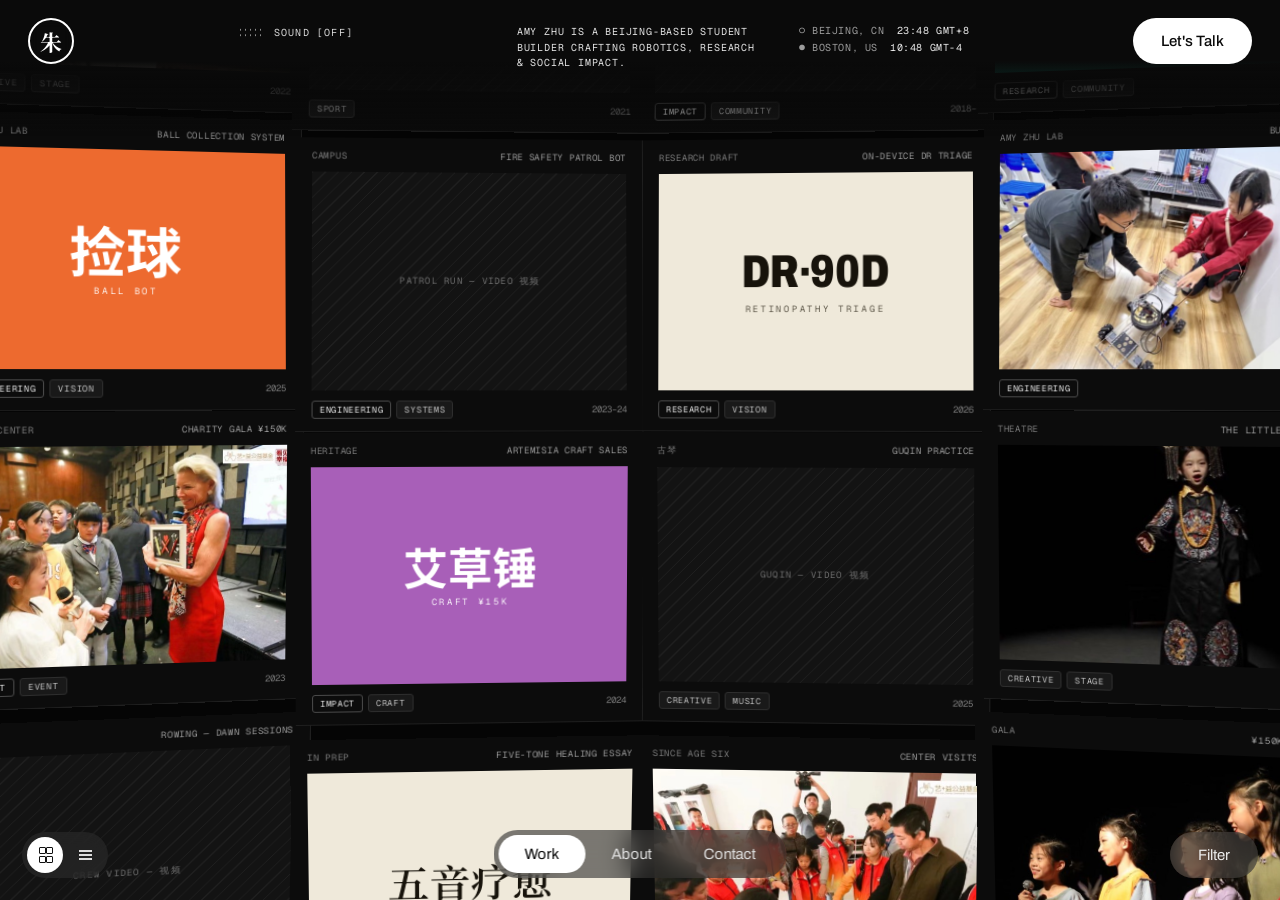
<file: index.html>
<!DOCTYPE html>
<!-- Amy Zhu — portfolio. Built from the Claude Design prototype
     "Amy Zhu Site.dc.html"; this file is now the source of truth. -->
<html lang="en">
<head>
<meta charset="utf-8">
<meta name="viewport" content="width=device-width, initial-scale=1, viewport-fit=cover">
<title>Amy Zhu — I build, I explore, I act.</title>
<meta name="description" content="Amy Zhu is a Beijing-based student builder crafting robotics, research and social impact — the ball collection robot, a campus fire safety patrol bot, Altay watershed field research and eight years of community work.">
<meta name="author" content="Amy Zhu">
<meta name="theme-color" content="#0A0A0A">
<link rel="canonical" href="https://yaxuanzhu.com/">
<meta property="og:url" content="https://yaxuanzhu.com/">
<meta property="og:type" content="website">
<meta property="og:title" content="Amy Zhu — I build, I explore, I act.">
<meta property="og:description" content="Student builder working across cognitive science, robotics and social impact.">
<meta property="og:image" content="https://yaxuanzhu.com/assets/img/og-cover.jpg">
<meta name="twitter:card" content="summary_large_image">
<link rel="icon" href="data:image/svg+xml,%3Csvg xmlns=&#39;http://www.w3.org/2000/svg&#39; viewBox=&#39;0 0 32 32&#39;%3E%3Crect width=&#39;32&#39; height=&#39;32&#39; rx=&#39;7&#39; fill=&#39;%230A0A0A&#39;/%3E%3Ctext x=&#39;16&#39; y=&#39;23&#39; font-size=&#39;20&#39; font-family=&#39;serif&#39; font-weight=&#39;700&#39; fill=&#39;%23fff&#39; text-anchor=&#39;middle&#39;%3E&#x6731;%3C/text%3E%3C/svg%3E">
<link rel="preconnect" href="https://fonts.googleapis.com">
<link rel="preconnect" href="https://fonts.gstatic.com" crossorigin="anonymous">
<link href="https://fonts.googleapis.com/css2?family=Archivo:wdth,wght@62..125,100..900&amp;family=Geist+Mono:wght@400..600&amp;family=Noto+Sans+SC:wght@400;500;700&amp;family=Noto+Serif+SC:wght@600;700&amp;display=swap" rel="stylesheet">
<link rel="stylesheet" href="assets/css/site.css?v=12">
</head>
<body>
<!-- Scrim under the fixed header. The grid view ships with one; every other
     view scrolls its body text straight under the header without it. Tinted
     per view by show() in site.js. -->
<div data-topscrim="1" style="position:fixed;top:0;left:0;right:0;height:132px;z-index:39;pointer-events:none;transition:background 0.3s"></div>

<!-- ================= HEADER ================= -->
<div data-header="1" style="position:fixed;top:0;left:0;right:0;z-index:100;padding:18px 28px 40px;display:flex;align-items:flex-start;gap:32px;pointer-events:none;transition:filter 0.4s">
  <button type="button" data-nav-btn="work" style="pointer-events:auto;width:46px;height:46px;border-radius:50%;border:2.5px solid #FFF;display:flex;align-items:center;justify-content:center;flex:none;background:rgba(10,10,10,0.2);backdrop-filter:blur(6px)"><span style="font-family:'Noto Serif SC',serif;font-weight:700;font-size:22px;color:#FFF">朱</span></button>
  <div style="flex:1"></div>
  <button type="button" data-sound="1" style="pointer-events:auto;display:flex;align-items:center;gap:10px;padding-top:8px">
    <span data-sound-meter="1" style="width:26px;height:11px;background-image:radial-gradient(#8B8B8B 0.8px,transparent 0.9px);background-size:5px 5.5px"></span>
    <span data-sound-label="1" style="font-family:'Geist Mono',monospace;font-size:10px;letter-spacing:0.12em;color:#D9D9D9">SOUND [OFF]</span>
  </button>
  <div style="flex:1"></div>
  <div style="max-width:250px;padding-top:6px;font-family:'Geist Mono',monospace;font-size:10px;letter-spacing:0.08em;line-height:1.55;color:#E4E4E4;display:var(--hdrwide,block)">AMY ZHU IS A BEIJING-BASED STUDENT BUILDER CRAFTING ROBOTICS, RESEARCH &amp; SOCIAL IMPACT.</div>
  <div style="display:var(--hdrwide,flex);flex-direction:column;gap:4px;padding-top:6px;font-family:'Geist Mono',monospace;font-size:10px;letter-spacing:0.06em;color:#9C9C9C">
    <div style="display:flex;gap:12px"><span>○ BEIJING, CN</span><span style="color:#ECECEC"><span data-clock="bj">--:--</span> GMT+8</span></div>
    <div style="display:flex;gap:12px"><span>● BOSTON, US</span><span style="color:#ECECEC"><span data-clock="bos">--:--</span> GMT-4</span></div>
  </div>
  <div style="flex:1"></div>
  <button type="button" data-nav-btn="contact" style="pointer-events:auto;background:#FFF;color:#0A0A0A;border-radius:999px;padding:15px 28px;font-family:'Archivo',sans-serif;font-weight:500;font-size:15px;flex:none;transition:transform 0.35s cubic-bezier(0.16,1,0.3,1)" style-hover="transform:scale(1.05)">Let's Talk</button>
</div>

<!-- ================= VIEW: WORK GRID ================= -->
<section data-view="grid" data-screen-label="Work — Grid" style="position:fixed;inset:0;overflow:hidden;background:#050505">
  <div data-wallscale="1" style="position:absolute;inset:0;transform:scale(var(--wall-scale,1));transform-origin:50% 0">
  <div data-wall="1" style="position:absolute;left:50%;top:-150px;margin-left:-1032px;display:flex">
    <div data-wallcol="-2.5" style="flex:none;width:345px">
      <div style="height:292px;box-sizing:border-box;border-bottom:1px solid #1F1F1F;padding:12px 16px;display:flex"><div style="flex:1;background:#0F0F0F;overflow:hidden"><img class="slot-img" src="assets/img/stage-solo-recital-640.jpg" alt="Amy performing a solo scene on stage" decoding="async"></div></div>
      <div style="height:292px;box-sizing:border-box;border-bottom:1px solid #1F1F1F;padding:12px 16px;display:flex;flex-direction:column;gap:10px"><div style="flex:1;background:#0F0F0F;overflow:hidden;display:flex;align-items:center;justify-content:center"><img class="slot-img" src="assets/img/lab-microscope-640.jpg" alt="Amy as a young child at a microscope in a laboratory" decoding="async"></div><div style="display:flex;justify-content:flex-end"><span style="font-family:'Geist Mono',monospace;font-size:9px;color:#7A7A7A">2022</span></div></div>
      <div style="height:292px;box-sizing:border-box;border-bottom:1px solid #1F1F1F;padding:12px 16px;display:flex;flex-direction:column;gap:10px"><div style="flex:1;background:#0F0F0F;overflow:hidden;display:flex;align-items:center;justify-content:center"><img class="slot-img" src="assets/img/kitchen-cooking-640.jpg" alt="Amy cooking at home in an apron" decoding="async"></div><div style="display:flex;justify-content:flex-end"><span style="font-family:'Geist Mono',monospace;font-size:9px;color:#7A7A7A">2021</span></div></div>
      <div style="height:292px;box-sizing:border-box;padding:12px 16px;display:flex"><div style="flex:1;background:#0F0F0F;overflow:hidden"><img class="slot-img" src="assets/img/stage-qing-throne-b-640.jpg" alt="Amy in period costume during a school production" decoding="async"></div></div>
    </div>
    <div data-wallcol="-1.5" style="flex:none;width:345px">
      <div data-cat="CREATIVE" style="height:292px;box-sizing:border-box;border-bottom:1px solid #1F1F1F;padding:12px 16px;display:flex;flex-direction:column;gap:10px;transition:opacity 0.4s">
        <div style="display:flex;justify-content:space-between;gap:8px;font-family:'Geist Mono',monospace;font-size:9px;letter-spacing:0.08em;color:#7A7A7A"><span>THEATRE</span><span style="color:#9A9A9A">STAGE — PETER PAN</span></div>
        <div style="flex:1;background:#0F0F0F;overflow:hidden;display:flex;align-items:center;justify-content:center"><img class="slot-img" src="assets/img/stage-ensemble-standing-640.jpg" alt="Amy on stage in a school theatre production" decoding="async"></div>
        <div style="display:flex;justify-content:space-between;align-items:center"><span style="display:flex;gap:5px"><span style="font-family:'Geist Mono',monospace;font-size:8.5px;letter-spacing:0.08em;color:#C4C4C4;background:#191919;border:1px solid #2E2E2E;border-radius:3px;padding:2px 7px">CREATIVE</span><span style="font-family:'Geist Mono',monospace;font-size:8.5px;letter-spacing:0.08em;color:#C4C4C4;background:#191919;border:1px solid #2E2E2E;border-radius:3px;padding:2px 7px">STAGE</span></span><span style="font-family:'Geist Mono',monospace;font-size:9px;color:#7A7A7A">2022</span></div>
      </div>
      <button type="button" data-open="ball" data-cat="ENGINEERING" style="display:flex;width:100%;height:292px;box-sizing:border-box;border-bottom:1px solid #1F1F1F;padding:12px 16px;flex-direction:column;gap:10px;transition:opacity 0.4s,transform 0.35s cubic-bezier(0.16,1,0.3,1)" style-hover="transform:scale(1.03)">
        <div style="display:flex;justify-content:space-between;gap:8px;width:100%;box-sizing:border-box;font-family:'Geist Mono',monospace;font-size:9px;letter-spacing:0.08em;color:#7A7A7A"><span>AMY ZHU LAB</span><span style="color:#9A9A9A">BALL COLLECTION SYSTEM</span></div>
        <div style="flex:1;width:100%;box-sizing:border-box;background:#ED6A2F;display:flex;flex-direction:column;align-items:center;justify-content:center;gap:8px"><span style="font-family:'Noto Sans SC',sans-serif;font-weight:700;font-size:54px;color:#FFF;line-height:1">捡球</span><span style="font-family:'Geist Mono',monospace;font-size:9px;letter-spacing:0.3em;color:rgba(255,255,255,0.9)">BALL BOT</span></div>
        <div style="display:flex;justify-content:space-between;align-items:center;width:100%;box-sizing:border-box"><span style="display:flex;gap:5px"><span style="font-family:'Geist Mono',monospace;font-size:8.5px;letter-spacing:0.08em;color:#EDEDED;border:1px solid #4A4A4A;border-radius:3px;padding:2px 7px">ENGINEERING</span><span style="font-family:'Geist Mono',monospace;font-size:8.5px;letter-spacing:0.08em;color:#C4C4C4;background:#191919;border:1px solid #2E2E2E;border-radius:3px;padding:2px 7px">VISION</span></span><span style="font-family:'Geist Mono',monospace;font-size:9px;color:#7A7A7A">2025</span></div>
      </button>
      <div data-cat="IMPACT" style="height:292px;box-sizing:border-box;border-bottom:1px solid #1F1F1F;padding:12px 16px;display:flex;flex-direction:column;gap:10px;transition:opacity 0.4s">
        <div style="display:flex;justify-content:space-between;gap:8px;font-family:'Geist Mono',monospace;font-size:9px;letter-spacing:0.08em;color:#7A7A7A"><span>REHAB CENTER</span><span style="color:#9A9A9A">CHARITY GALA ¥150K</span></div>
        <div style="flex:1;background:#0F0F0F;overflow:hidden;display:flex;align-items:center;justify-content:center"><img class="slot-img" src="assets/img/charity-gala-award-640.jpg" alt="Amy interviewing a guest at a charity foundation event" decoding="async"></div>
        <div style="display:flex;justify-content:space-between;align-items:center"><span style="display:flex;gap:5px"><span style="font-family:'Geist Mono',monospace;font-size:8.5px;letter-spacing:0.08em;color:#EDEDED;border:1px solid #4A4A4A;border-radius:3px;padding:2px 7px">IMPACT</span><span style="font-family:'Geist Mono',monospace;font-size:8.5px;letter-spacing:0.08em;color:#C4C4C4;background:#191919;border:1px solid #2E2E2E;border-radius:3px;padding:2px 7px">EVENT</span></span><span style="font-family:'Geist Mono',monospace;font-size:9px;color:#7A7A7A">2023</span></div>
      </div>
      <div data-cat="CREATIVE" style="height:292px;box-sizing:border-box;padding:12px 16px;display:flex;flex-direction:column;gap:10px;transition:opacity 0.4s">
        <div style="display:flex;justify-content:space-between;gap:8px;font-family:'Geist Mono',monospace;font-size:9px;letter-spacing:0.08em;color:#7A7A7A"><span>CREW</span><span style="color:#9A9A9A">ROWING — DAWN SESSIONS</span></div>
        <div style="flex:1;background:#131313;background-image:repeating-linear-gradient(135deg,rgba(255,255,255,0.05) 0 1px,transparent 1px 9px);display:flex;align-items:center;justify-content:center"><span style="font-family:'Geist Mono',monospace;font-size:9px;letter-spacing:0.14em;color:#6E6E6E">CREW VIDEO — 视频</span></div>
      </div>
    </div>
    <div data-wallcol="-0.5" style="flex:none;width:345px">
      <div data-cat="CREATIVE" style="height:292px;box-sizing:border-box;border-bottom:1px solid #1F1F1F;padding:12px 16px;display:flex;flex-direction:column;gap:10px;transition:opacity 0.4s">
        <div style="display:flex;justify-content:space-between;gap:8px;font-family:'Geist Mono',monospace;font-size:9px;letter-spacing:0.08em;color:#7A7A7A"><span>BEIJING RANK #6</span><span style="color:#9A9A9A">RHYTHMIC GYMNASTICS</span></div>
        <div style="flex:1;background:#131313;background-image:repeating-linear-gradient(135deg,rgba(255,255,255,0.05) 0 1px,transparent 1px 9px);display:flex;align-items:center;justify-content:center"><span style="font-family:'Geist Mono',monospace;font-size:9px;letter-spacing:0.14em;color:#6E6E6E;text-align:center;line-height:1.7">FLOOR ROUTINE — VIDEO 视频</span></div>
        <div style="display:flex;justify-content:space-between;align-items:center"><span style="display:flex;gap:5px"><span style="font-family:'Geist Mono',monospace;font-size:8.5px;letter-spacing:0.08em;color:#C4C4C4;background:#191919;border:1px solid #2E2E2E;border-radius:3px;padding:2px 7px">SPORT</span></span><span style="font-family:'Geist Mono',monospace;font-size:9px;color:#7A7A7A">2021</span></div>
      </div>
      <button type="button" data-open="fire" data-cat="ENGINEERING" style="display:flex;width:100%;height:292px;box-sizing:border-box;border-bottom:1px solid #1F1F1F;padding:12px 16px;flex-direction:column;gap:10px;transition:opacity 0.4s,transform 0.35s cubic-bezier(0.16,1,0.3,1)" style-hover="transform:scale(1.03)">
        <div style="display:flex;justify-content:space-between;gap:8px;width:100%;box-sizing:border-box;font-family:'Geist Mono',monospace;font-size:9px;letter-spacing:0.08em;color:#7A7A7A"><span>CAMPUS</span><span style="color:#9A9A9A">FIRE SAFETY PATROL BOT</span></div>
        <div style="flex:1;width:100%;box-sizing:border-box;background:#131313;background-image:repeating-linear-gradient(135deg,rgba(255,255,255,0.05) 0 1px,transparent 1px 9px);display:flex;align-items:center;justify-content:center"><span style="font-family:'Geist Mono',monospace;font-size:9px;letter-spacing:0.14em;color:#6E6E6E;text-align:center;line-height:1.7">PATROL RUN — VIDEO 视频</span></div>
        <div style="display:flex;justify-content:space-between;align-items:center;width:100%;box-sizing:border-box"><span style="display:flex;gap:5px"><span style="font-family:'Geist Mono',monospace;font-size:8.5px;letter-spacing:0.08em;color:#EDEDED;border:1px solid #4A4A4A;border-radius:3px;padding:2px 7px">ENGINEERING</span><span style="font-family:'Geist Mono',monospace;font-size:8.5px;letter-spacing:0.08em;color:#C4C4C4;background:#191919;border:1px solid #2E2E2E;border-radius:3px;padding:2px 7px">SYSTEMS</span></span><span style="font-family:'Geist Mono',monospace;font-size:9px;color:#7A7A7A">2023–24</span></div>
      </button>
      <div data-cat="IMPACT" style="height:292px;box-sizing:border-box;border-bottom:1px solid #1F1F1F;padding:12px 16px;display:flex;flex-direction:column;gap:10px;transition:opacity 0.4s">
        <div style="display:flex;justify-content:space-between;gap:8px;font-family:'Geist Mono',monospace;font-size:9px;letter-spacing:0.08em;color:#7A7A7A"><span>HERITAGE</span><span style="color:#9A9A9A">ARTEMISIA CRAFT SALES</span></div>
        <div style="flex:1;background:#A85FB8;display:flex;flex-direction:column;align-items:center;justify-content:center;gap:8px"><span style="font-family:'Noto Sans SC',sans-serif;font-weight:700;font-size:44px;color:#FFF;line-height:1">艾草锤</span><span style="font-family:'Geist Mono',monospace;font-size:9px;letter-spacing:0.3em;color:rgba(255,255,255,0.9)">CRAFT ¥15K</span></div>
        <div style="display:flex;justify-content:space-between;align-items:center"><span style="display:flex;gap:5px"><span style="font-family:'Geist Mono',monospace;font-size:8.5px;letter-spacing:0.08em;color:#EDEDED;border:1px solid #4A4A4A;border-radius:3px;padding:2px 7px">IMPACT</span><span style="font-family:'Geist Mono',monospace;font-size:8.5px;letter-spacing:0.08em;color:#C4C4C4;background:#191919;border:1px solid #2E2E2E;border-radius:3px;padding:2px 7px">CRAFT</span></span><span style="font-family:'Geist Mono',monospace;font-size:9px;color:#7A7A7A">2024</span></div>
      </div>
      <div data-cat="CREATIVE" style="height:292px;box-sizing:border-box;padding:12px 16px;display:flex;flex-direction:column;gap:10px;transition:opacity 0.4s">
        <div style="display:flex;justify-content:space-between;gap:8px;font-family:'Geist Mono',monospace;font-size:9px;letter-spacing:0.08em;color:#7A7A7A"><span>IN PREP</span><span style="color:#9A9A9A">FIVE-TONE HEALING ESSAY</span></div>
        <div style="flex:1;background:#EFE9DA;display:flex;flex-direction:column;align-items:center;justify-content:center;gap:8px"><span style="font-family:'Noto Serif SC',serif;font-weight:600;font-size:40px;color:#17130B;line-height:1">五音疗愈</span><span style="font-family:'Geist Mono',monospace;font-size:9px;letter-spacing:0.3em;color:#5C5648">GUQIN ESSAY</span></div>
      </div>
    </div>
    <div data-wallcol="0.5" style="flex:none;width:345px">
      <div data-cat="IMPACT" style="height:292px;box-sizing:border-box;border-bottom:1px solid #1F1F1F;padding:12px 16px;display:flex;flex-direction:column;gap:10px;transition:opacity 0.4s">
        <div style="display:flex;justify-content:space-between;gap:8px;font-family:'Geist Mono',monospace;font-size:9px;letter-spacing:0.08em;color:#7A7A7A"><span>REHAB CENTER</span><span style="color:#9A9A9A">CRAFT WORKSHOPS</span></div>
        <div style="flex:1;background:#131313;background-image:repeating-linear-gradient(135deg,rgba(255,255,255,0.05) 0 1px,transparent 1px 9px);display:flex;align-items:center;justify-content:center"><span style="font-family:'Geist Mono',monospace;font-size:9px;letter-spacing:0.14em;color:#6E6E6E;text-align:center;line-height:1.7">WORKSHOP — PHOTO 照片</span></div>
        <div style="display:flex;justify-content:space-between;align-items:center"><span style="display:flex;gap:5px"><span style="font-family:'Geist Mono',monospace;font-size:8.5px;letter-spacing:0.08em;color:#EDEDED;border:1px solid #4A4A4A;border-radius:3px;padding:2px 7px">IMPACT</span><span style="font-family:'Geist Mono',monospace;font-size:8.5px;letter-spacing:0.08em;color:#C4C4C4;background:#191919;border:1px solid #2E2E2E;border-radius:3px;padding:2px 7px">COMMUNITY</span></span><span style="font-family:'Geist Mono',monospace;font-size:9px;color:#7A7A7A">2018–</span></div>
      </div>
      <button type="button" data-open="dr" data-cat="RESEARCH" style="display:flex;width:100%;height:292px;box-sizing:border-box;border-bottom:1px solid #1F1F1F;padding:12px 16px;flex-direction:column;gap:10px;transition:opacity 0.4s,transform 0.35s cubic-bezier(0.16,1,0.3,1)" style-hover="transform:scale(1.03)">
        <div style="display:flex;justify-content:space-between;gap:8px;width:100%;box-sizing:border-box;font-family:'Geist Mono',monospace;font-size:9px;letter-spacing:0.08em;color:#7A7A7A"><span>RESEARCH DRAFT</span><span style="color:#9A9A9A">ON-DEVICE DR TRIAGE</span></div>
        <div style="flex:1;width:100%;box-sizing:border-box;background:#EFE9DA;display:flex;flex-direction:column;align-items:center;justify-content:center;gap:8px"><span style="font-family:'Archivo',sans-serif;font-variation-settings:'wdth' 80,'wght' 850;font-size:46px;color:#17130B;line-height:1;letter-spacing:-0.01em">DR·90D</span><span style="font-family:'Geist Mono',monospace;font-size:9px;letter-spacing:0.3em;color:#5C5648">RETINOPATHY TRIAGE</span></div>
        <div style="display:flex;justify-content:space-between;align-items:center;width:100%;box-sizing:border-box"><span style="display:flex;gap:5px"><span style="font-family:'Geist Mono',monospace;font-size:8.5px;letter-spacing:0.08em;color:#EDEDED;border:1px solid #4A4A4A;border-radius:3px;padding:2px 7px">RESEARCH</span><span style="font-family:'Geist Mono',monospace;font-size:8.5px;letter-spacing:0.08em;color:#C4C4C4;background:#191919;border:1px solid #2E2E2E;border-radius:3px;padding:2px 7px">VISION</span></span><span style="font-family:'Geist Mono',monospace;font-size:9px;color:#7A7A7A">2026</span></div>
      </button>
      <div data-cat="CREATIVE" style="height:292px;box-sizing:border-box;border-bottom:1px solid #1F1F1F;padding:12px 16px;display:flex;flex-direction:column;gap:10px;transition:opacity 0.4s">
        <div style="display:flex;justify-content:space-between;gap:8px;font-family:'Geist Mono',monospace;font-size:9px;letter-spacing:0.08em;color:#7A7A7A"><span>古琴</span><span style="color:#9A9A9A">GUQIN PRACTICE</span></div>
        <div style="flex:1;background:#131313;background-image:repeating-linear-gradient(135deg,rgba(255,255,255,0.05) 0 1px,transparent 1px 9px);display:flex;align-items:center;justify-content:center"><span style="font-family:'Geist Mono',monospace;font-size:9px;letter-spacing:0.14em;color:#6E6E6E;text-align:center;line-height:1.7">GUQIN — VIDEO 视频</span></div>
        <div style="display:flex;justify-content:space-between;align-items:center"><span style="display:flex;gap:5px"><span style="font-family:'Geist Mono',monospace;font-size:8.5px;letter-spacing:0.08em;color:#C4C4C4;background:#191919;border:1px solid #2E2E2E;border-radius:3px;padding:2px 7px">CREATIVE</span><span style="font-family:'Geist Mono',monospace;font-size:8.5px;letter-spacing:0.08em;color:#C4C4C4;background:#191919;border:1px solid #2E2E2E;border-radius:3px;padding:2px 7px">MUSIC</span></span><span style="font-family:'Geist Mono',monospace;font-size:9px;color:#7A7A7A">2025</span></div>
      </div>
      <div data-cat="IMPACT" style="height:292px;box-sizing:border-box;padding:12px 16px;display:flex;flex-direction:column;gap:10px;transition:opacity 0.4s">
        <div style="display:flex;justify-content:space-between;gap:8px;font-family:'Geist Mono',monospace;font-size:9px;letter-spacing:0.08em;color:#7A7A7A"><span>SINCE AGE SIX</span><span style="color:#9A9A9A">CENTER VISITS</span></div>
        <div style="flex:1;background:#0F0F0F;overflow:hidden;display:flex;align-items:center;justify-content:center"><img class="slot-img" src="assets/img/charity-center-visit-640.jpg" alt="Amy and fellow volunteers with children at the rehabilitation centre" decoding="async"></div>
      </div>
    </div>
    <div data-wallcol="1.5" style="flex:none;width:345px">
      <button type="button" data-open="altay" data-cat="RESEARCH" style="display:flex;width:100%;height:292px;box-sizing:border-box;border-bottom:1px solid #1F1F1F;padding:12px 16px;flex-direction:column;gap:10px;transition:opacity 0.4s,transform 0.35s cubic-bezier(0.16,1,0.3,1)" style-hover="transform:scale(1.03)">
        <div style="display:flex;justify-content:space-between;gap:8px;width:100%;box-sizing:border-box;font-family:'Geist Mono',monospace;font-size:9px;letter-spacing:0.08em;color:#7A7A7A"><span>FIELD STUDY</span><span style="color:#9A9A9A">ALTAY WATERSHED</span></div>
        <div style="flex:1;width:100%;box-sizing:border-box;background:#17A98F;display:flex;flex-direction:column;align-items:center;justify-content:center;gap:8px"><span style="font-family:'Noto Sans SC',sans-serif;font-weight:700;font-size:50px;color:#FFF;line-height:1">布尔津</span><span style="font-family:'Geist Mono',monospace;font-size:9px;letter-spacing:0.3em;color:rgba(255,255,255,0.9)">BURQIN RIVER</span></div>
        <div style="display:flex;justify-content:space-between;align-items:center;width:100%;box-sizing:border-box"><span style="display:flex;gap:5px"><span style="font-family:'Geist Mono',monospace;font-size:8.5px;letter-spacing:0.08em;color:#EDEDED;border:1px solid #4A4A4A;border-radius:3px;padding:2px 7px">RESEARCH</span><span style="font-family:'Geist Mono',monospace;font-size:8.5px;letter-spacing:0.08em;color:#C4C4C4;background:#191919;border:1px solid #2E2E2E;border-radius:3px;padding:2px 7px">COMMUNITY</span></span><span style="font-family:'Geist Mono',monospace;font-size:9px;color:#7A7A7A">2025</span></div>
      </button>
      <div data-cat="ENGINEERING" style="height:292px;box-sizing:border-box;border-bottom:1px solid #1F1F1F;padding:12px 16px;display:flex;flex-direction:column;gap:10px;transition:opacity 0.4s">
        <div style="display:flex;justify-content:space-between;gap:8px;font-family:'Geist Mono',monospace;font-size:9px;letter-spacing:0.08em;color:#7A7A7A"><span>AMY ZHU LAB</span><span style="color:#9A9A9A">BUILD LOG</span></div>
        <div style="flex:1;background:#0F0F0F;overflow:hidden;display:flex;align-items:center;justify-content:center"><img class="slot-img" src="assets/img/robotics-build-640.jpg" alt="Amy assembling the chassis of the ball collection robot" decoding="async"></div>
        <div style="display:flex;justify-content:space-between;align-items:center"><span style="display:flex;gap:5px"><span style="font-family:'Geist Mono',monospace;font-size:8.5px;letter-spacing:0.08em;color:#EDEDED;border:1px solid #4A4A4A;border-radius:3px;padding:2px 7px">ENGINEERING</span></span><span style="font-family:'Geist Mono',monospace;font-size:9px;color:#7A7A7A">2024</span></div>
      </div>
      <div data-cat="CREATIVE" style="height:292px;box-sizing:border-box;border-bottom:1px solid #1F1F1F;padding:12px 16px;display:flex;flex-direction:column;gap:10px;transition:opacity 0.4s">
        <div style="display:flex;justify-content:space-between;gap:8px;font-family:'Geist Mono',monospace;font-size:9px;letter-spacing:0.08em;color:#7A7A7A"><span>THEATRE</span><span style="color:#9A9A9A">THE LITTLE PRINCE</span></div>
        <div style="flex:1;background:#0F0F0F;overflow:hidden;display:flex;align-items:center;justify-content:center"><img class="slot-img" src="assets/img/stage-qing-solo-640.jpg" alt="Amy delivering a monologue in period costume" decoding="async"></div>
        <div style="display:flex;justify-content:space-between;align-items:center"><span style="display:flex;gap:5px"><span style="font-family:'Geist Mono',monospace;font-size:8.5px;letter-spacing:0.08em;color:#C4C4C4;background:#191919;border:1px solid #2E2E2E;border-radius:3px;padding:2px 7px">CREATIVE</span><span style="font-family:'Geist Mono',monospace;font-size:8.5px;letter-spacing:0.08em;color:#C4C4C4;background:#191919;border:1px solid #2E2E2E;border-radius:3px;padding:2px 7px">STAGE</span></span><span style="font-family:'Geist Mono',monospace;font-size:9px;color:#7A7A7A">2021</span></div>
      </div>
      <div data-cat="IMPACT" style="height:292px;box-sizing:border-box;padding:12px 16px;display:flex;flex-direction:column;gap:10px;transition:opacity 0.4s">
        <div style="display:flex;justify-content:space-between;gap:8px;font-family:'Geist Mono',monospace;font-size:9px;letter-spacing:0.08em;color:#7A7A7A"><span>GALA</span><span style="color:#9A9A9A">¥150K RAISED</span></div>
        <div style="flex:1;background:#0F0F0F;overflow:hidden;display:flex;align-items:center;justify-content:center"><img class="slot-img" src="assets/img/stage-curtain-speech-640.jpg" alt="Amy speaking into a microphone with her castmates after a performance" decoding="async"></div>
      </div>
    </div>
    <div data-wallcol="2.5" style="flex:none;width:344px">
      <div style="height:292px;box-sizing:border-box;border-bottom:1px solid #1F1F1F;padding:12px 16px;display:flex"><div style="flex:1;background:#0F0F0F;overflow:hidden"><img class="slot-img" src="assets/img/stage-ensemble-seated-640.jpg" alt="Amy seated on stage during a performance" decoding="async"></div></div>
      <div style="height:292px;box-sizing:border-box;border-bottom:1px solid #1F1F1F;padding:12px 16px;display:flex;flex-direction:column;gap:10px"><div style="flex:1;background:#0F0F0F;overflow:hidden;display:flex;align-items:center;justify-content:center"><img class="slot-img" src="assets/img/stage-period-basket-640.jpg" alt="Amy with the ensemble in a period costume scene" decoding="async"></div><div style="display:flex;justify-content:flex-end"><span style="font-family:'Geist Mono',monospace;font-size:9px;color:#7A7A7A">2024</span></div></div>
      <div style="height:292px;box-sizing:border-box;border-bottom:1px solid #1F1F1F;padding:12px 16px;display:flex;flex-direction:column;gap:10px"><div style="flex:1;background:#0F0F0F;overflow:hidden;display:flex;align-items:center;justify-content:center"><img class="slot-img" src="assets/img/stage-qing-throne-a-640.jpg" alt="Amy in an elaborate period costume on stage" decoding="async"></div><div style="display:flex;justify-content:flex-end"><span style="font-family:'Geist Mono',monospace;font-size:9px;color:#7A7A7A">2023</span></div></div>
      <div style="height:292px;box-sizing:border-box;padding:12px 16px;display:flex"><div style="flex:1;background:#0F0F0F;overflow:hidden"><img class="slot-img" src="assets/img/backstage-flowers-640.jpg" alt="Amy with flowers after a performance" decoding="async"></div></div>
    </div>
  </div>
  </div>
  <div style="position:absolute;top:0;left:0;right:0;height:150px;background:linear-gradient(rgba(0,0,0,0.88),rgba(0,0,0,0));pointer-events:none;z-index:2"></div>
</section>

<!-- ================= VIEW: WORK LIST ================= -->
<section data-view="list" data-screen-label="Work — List" style="position:fixed;inset:0;display:none;background:#0A0A0A">
  <div data-scroll="list" style="height:100%;overflow-y:auto;padding:150px 24px 140px;box-sizing:border-box">
    <div style="display:flex;align-items:baseline;gap:40px;border-bottom:1px solid #2A2A2A;padding-bottom:26px;flex-wrap:wrap">
      <span style="font-family:'Archivo',sans-serif;font-variation-settings:'wdth' 100,'wght' 640;font-size:clamp(48px,6vw,88px);letter-spacing:-0.04em;line-height:0.95;color:#F2F1EE">All projects</span>
      <span style="font-family:'Archivo',sans-serif;font-variation-settings:'wdth' 100,'wght' 640;font-size:clamp(48px,6vw,88px);letter-spacing:-0.04em;line-height:0.95;color:#3A3A3A">10 projects</span>
    </div>
    <div class="list-year" style="display:grid;grid-template-columns:minmax(120px,300px) 1fr;padding:44px 0 30px;border-bottom:1px solid #2A2A2A">
      <div style="font-family:'Archivo',sans-serif;font-weight:600;font-size:30px;color:#F2F1EE">2026</div>
      <div>
        <button type="button" data-open="dr" data-cat="RESEARCH" class="list-row" style="display:grid;grid-template-columns:1fr auto minmax(140px,220px);gap:24px;align-items:center;width:100%;padding:16px 0;border-bottom:1px solid #232323;transition:opacity 0.4s" style-hover="background:rgba(255,255,255,0.03)"><span style="font-family:'Archivo',sans-serif;font-weight:550;font-size:22px;color:#F2F1EE">On-device DR Triage</span><span style="display:flex;gap:6px;flex-wrap:wrap"><span style="font-family:'Geist Mono',monospace;font-size:10px;letter-spacing:0.08em;color:#EDEDED;border:1px solid #4A4A4A;border-radius:999px;padding:5px 12px">RESEARCH</span><span style="font-family:'Geist Mono',monospace;font-size:10px;letter-spacing:0.08em;color:#C4C4C4;background:#1B1B1B;border:1px solid #2E2E2E;border-radius:999px;padding:5px 12px">VISION</span><span style="font-family:'Geist Mono',monospace;font-size:10px;letter-spacing:0.08em;color:#C4C4C4;background:#1B1B1B;border:1px solid #2E2E2E;border-radius:999px;padding:5px 12px">AI</span></span><span style="font-family:'Archivo',sans-serif;font-size:15px;color:#CFCFCF;text-align:right">Research draft</span></button>
      </div>
    </div>
    <div class="list-year" style="display:grid;grid-template-columns:minmax(120px,300px) 1fr;padding:44px 0 30px;border-bottom:1px solid #2A2A2A">
      <div style="font-family:'Archivo',sans-serif;font-weight:600;font-size:30px;color:#F2F1EE">2025</div>
      <div>
        <button type="button" data-open="ball" data-cat="ENGINEERING" class="list-row" style="display:grid;grid-template-columns:1fr auto minmax(140px,220px);gap:24px;align-items:center;width:100%;padding:16px 0;border-bottom:1px solid #232323;transition:opacity 0.4s" style-hover="background:rgba(255,255,255,0.03)"><span style="font-family:'Archivo',sans-serif;font-weight:550;font-size:22px;color:#F2F1EE">Ball Collection &amp; Cleaning System</span><span style="display:flex;gap:6px;flex-wrap:wrap"><span style="font-family:'Geist Mono',monospace;font-size:10px;letter-spacing:0.08em;color:#EDEDED;border:1px solid #4A4A4A;border-radius:999px;padding:5px 12px">ENGINEERING</span><span style="font-family:'Geist Mono',monospace;font-size:10px;letter-spacing:0.08em;color:#C4C4C4;background:#1B1B1B;border:1px solid #2E2E2E;border-radius:999px;padding:5px 12px">VISION</span><span style="font-family:'Geist Mono',monospace;font-size:10px;letter-spacing:0.08em;color:#C4C4C4;background:#1B1B1B;border:1px solid #2E2E2E;border-radius:999px;padding:5px 12px">ROBOTICS</span></span><span style="font-family:'Archivo',sans-serif;font-size:15px;color:#CFCFCF;text-align:right">Grand Prize 特等奖</span></button>
        <button type="button" data-open="altay" data-cat="RESEARCH" class="list-row" style="display:grid;grid-template-columns:1fr auto minmax(140px,220px);gap:24px;align-items:center;width:100%;padding:16px 0;border-bottom:1px solid #232323;transition:opacity 0.4s" style-hover="background:rgba(255,255,255,0.03)"><span style="font-family:'Archivo',sans-serif;font-weight:550;font-size:22px;color:#F2F1EE">Altay Watershed Field Study</span><span style="display:flex;gap:6px;flex-wrap:wrap"><span style="font-family:'Geist Mono',monospace;font-size:10px;letter-spacing:0.08em;color:#EDEDED;border:1px solid #4A4A4A;border-radius:999px;padding:5px 12px">RESEARCH</span><span style="font-family:'Geist Mono',monospace;font-size:10px;letter-spacing:0.08em;color:#C4C4C4;background:#1B1B1B;border:1px solid #2E2E2E;border-radius:999px;padding:5px 12px">FIELD</span><span style="font-family:'Geist Mono',monospace;font-size:10px;letter-spacing:0.08em;color:#C4C4C4;background:#1B1B1B;border:1px solid #2E2E2E;border-radius:999px;padding:5px 12px">COMMUNITY</span></span><span style="font-family:'Archivo',sans-serif;font-size:15px;color:#CFCFCF;text-align:right">Altay, Xinjiang</span></button>
        <div data-cat="CREATIVE" class="list-row" style="display:grid;grid-template-columns:1fr auto minmax(140px,220px);gap:24px;align-items:center;padding:16px 0;border-bottom:1px solid #232323;transition:opacity 0.4s"><span style="font-family:'Archivo',sans-serif;font-weight:550;font-size:22px;color:#F2F1EE">Guqin Five-Tone Healing Essay</span><span style="display:flex;gap:6px;flex-wrap:wrap"><span style="font-family:'Geist Mono',monospace;font-size:10px;letter-spacing:0.08em;color:#EDEDED;border:1px solid #4A4A4A;border-radius:999px;padding:5px 12px">CREATIVE</span><span style="font-family:'Geist Mono',monospace;font-size:10px;letter-spacing:0.08em;color:#C4C4C4;background:#1B1B1B;border:1px solid #2E2E2E;border-radius:999px;padding:5px 12px">MUSIC</span><span style="font-family:'Geist Mono',monospace;font-size:10px;letter-spacing:0.08em;color:#C4C4C4;background:#1B1B1B;border:1px solid #2E2E2E;border-radius:999px;padding:5px 12px">WRITING</span></span><span style="font-family:'Archivo',sans-serif;font-size:15px;color:#CFCFCF;text-align:right">In preparation</span></div>
      </div>
    </div>
    <div class="list-year" style="display:grid;grid-template-columns:minmax(120px,300px) 1fr;padding:44px 0 30px;border-bottom:1px solid #2A2A2A">
      <div style="font-family:'Archivo',sans-serif;font-weight:600;font-size:30px;color:#F2F1EE">2023</div>
      <div>
        <button type="button" data-open="fire" data-cat="ENGINEERING" class="list-row" style="display:grid;grid-template-columns:1fr auto minmax(140px,220px);gap:24px;align-items:center;width:100%;padding:16px 0;border-bottom:1px solid #232323;transition:opacity 0.4s" style-hover="background:rgba(255,255,255,0.03)"><span style="font-family:'Archivo',sans-serif;font-weight:550;font-size:22px;color:#F2F1EE">Campus Fire Safety Patrol Bot</span><span style="display:flex;gap:6px;flex-wrap:wrap"><span style="font-family:'Geist Mono',monospace;font-size:10px;letter-spacing:0.08em;color:#EDEDED;border:1px solid #4A4A4A;border-radius:999px;padding:5px 12px">ENGINEERING</span><span style="font-family:'Geist Mono',monospace;font-size:10px;letter-spacing:0.08em;color:#C4C4C4;background:#1B1B1B;border:1px solid #2E2E2E;border-radius:999px;padding:5px 12px">SYSTEMS</span><span style="font-family:'Geist Mono',monospace;font-size:10px;letter-spacing:0.08em;color:#C4C4C4;background:#1B1B1B;border:1px solid #2E2E2E;border-radius:999px;padding:5px 12px">SENSING</span></span><span style="font-family:'Archivo',sans-serif;font-size:15px;color:#CFCFCF;text-align:right">Campus</span></button>
        <div data-cat="IMPACT" class="list-row" style="display:grid;grid-template-columns:1fr auto minmax(140px,220px);gap:24px;align-items:center;padding:16px 0;border-bottom:1px solid #232323;transition:opacity 0.4s"><span style="font-family:'Archivo',sans-serif;font-weight:550;font-size:22px;color:#F2F1EE">Charity Gala — ¥150K Raised</span><span style="display:flex;gap:6px;flex-wrap:wrap"><span style="font-family:'Geist Mono',monospace;font-size:10px;letter-spacing:0.08em;color:#EDEDED;border:1px solid #4A4A4A;border-radius:999px;padding:5px 12px">IMPACT</span><span style="font-family:'Geist Mono',monospace;font-size:10px;letter-spacing:0.08em;color:#C4C4C4;background:#1B1B1B;border:1px solid #2E2E2E;border-radius:999px;padding:5px 12px">EVENT</span></span><span style="font-family:'Archivo',sans-serif;font-size:15px;color:#CFCFCF;text-align:right">Rehab Center</span></div>
        <div data-cat="IMPACT" class="list-row" style="display:grid;grid-template-columns:1fr auto minmax(140px,220px);gap:24px;align-items:center;padding:16px 0;border-bottom:1px solid #232323;transition:opacity 0.4s"><span style="font-family:'Archivo',sans-serif;font-weight:550;font-size:22px;color:#F2F1EE">Artemisia Hammer Craft Sales</span><span style="display:flex;gap:6px;flex-wrap:wrap"><span style="font-family:'Geist Mono',monospace;font-size:10px;letter-spacing:0.08em;color:#EDEDED;border:1px solid #4A4A4A;border-radius:999px;padding:5px 12px">IMPACT</span><span style="font-family:'Geist Mono',monospace;font-size:10px;letter-spacing:0.08em;color:#C4C4C4;background:#1B1B1B;border:1px solid #2E2E2E;border-radius:999px;padding:5px 12px">CRAFT</span><span style="font-family:'Geist Mono',monospace;font-size:10px;letter-spacing:0.08em;color:#C4C4C4;background:#1B1B1B;border:1px solid #2E2E2E;border-radius:999px;padding:5px 12px">HERITAGE</span></span><span style="font-family:'Archivo',sans-serif;font-size:15px;color:#CFCFCF;text-align:right">¥15K to date</span></div>
      </div>
    </div>
    <div class="list-year" style="display:grid;grid-template-columns:minmax(120px,300px) 1fr;padding:44px 0 30px">
      <div style="font-family:'Archivo',sans-serif;font-weight:600;font-size:30px;color:#F2F1EE">2018—</div>
      <div>
        <div data-cat="IMPACT" class="list-row" style="display:grid;grid-template-columns:1fr auto minmax(140px,220px);gap:24px;align-items:center;padding:16px 0;border-bottom:1px solid #232323;transition:opacity 0.4s"><span style="font-family:'Archivo',sans-serif;font-weight:550;font-size:22px;color:#F2F1EE">Rehab Center Volunteering</span><span style="display:flex;gap:6px;flex-wrap:wrap"><span style="font-family:'Geist Mono',monospace;font-size:10px;letter-spacing:0.08em;color:#EDEDED;border:1px solid #4A4A4A;border-radius:999px;padding:5px 12px">IMPACT</span><span style="font-family:'Geist Mono',monospace;font-size:10px;letter-spacing:0.08em;color:#C4C4C4;background:#1B1B1B;border:1px solid #2E2E2E;border-radius:999px;padding:5px 12px">COMMUNITY</span></span><span style="font-family:'Archivo',sans-serif;font-size:15px;color:#CFCFCF;text-align:right">Ongoing, ~8 yrs</span></div>
        <div data-cat="CREATIVE" class="list-row" style="display:grid;grid-template-columns:1fr auto minmax(140px,220px);gap:24px;align-items:center;padding:16px 0;border-bottom:1px solid #232323;transition:opacity 0.4s"><span style="font-family:'Archivo',sans-serif;font-weight:550;font-size:22px;color:#F2F1EE">Rhythmic Gymnastics</span><span style="display:flex;gap:6px;flex-wrap:wrap"><span style="font-family:'Geist Mono',monospace;font-size:10px;letter-spacing:0.08em;color:#EDEDED;border:1px solid #4A4A4A;border-radius:999px;padding:5px 12px">CREATIVE</span><span style="font-family:'Geist Mono',monospace;font-size:10px;letter-spacing:0.08em;color:#C4C4C4;background:#1B1B1B;border:1px solid #2E2E2E;border-radius:999px;padding:5px 12px">SPORT</span></span><span style="font-family:'Archivo',sans-serif;font-size:15px;color:#CFCFCF;text-align:right">Beijing 6th</span></div>
        <div data-cat="CREATIVE" class="list-row" style="display:grid;grid-template-columns:1fr auto minmax(140px,220px);gap:24px;align-items:center;padding:16px 0;border-bottom:1px solid #232323;transition:opacity 0.4s"><span style="font-family:'Archivo',sans-serif;font-weight:550;font-size:22px;color:#F2F1EE">Musical Theatre</span><span style="display:flex;gap:6px;flex-wrap:wrap"><span style="font-family:'Geist Mono',monospace;font-size:10px;letter-spacing:0.08em;color:#EDEDED;border:1px solid #4A4A4A;border-radius:999px;padding:5px 12px">CREATIVE</span><span style="font-family:'Geist Mono',monospace;font-size:10px;letter-spacing:0.08em;color:#C4C4C4;background:#1B1B1B;border:1px solid #2E2E2E;border-radius:999px;padding:5px 12px">STAGE</span></span><span style="font-family:'Archivo',sans-serif;font-size:15px;color:#CFCFCF;text-align:right">3 productions</span></div>
      </div>
    </div>
  </div>
</section>

<!-- ================= VIEW: ABOUT ================= -->
<section data-view="about" data-screen-label="About" style="position:fixed;inset:0;display:none;background:#0A0A0A;overflow:hidden">
  <div style="position:absolute;left:24px;top:112px;z-index:40;display:flex;padding:4px;background:rgba(60,60,60,0.5);backdrop-filter:blur(10px);border-radius:999px;font-family:'Archivo',sans-serif;font-size:14px">
    <button type="button" data-abmode="profile" data-abmode-active="1" style="padding:9px 20px;border-radius:999px;background:#FFF;color:#0A0A0A;font-weight:500;transition:background 0.3s,color 0.3s">Profile</button>
    <button type="button" data-abmode="approach" style="padding:9px 20px;border-radius:999px;color:#E0E0E0;transition:background 0.3s,color 0.3s">Approach</button>
  </div>
  <div class="about-body" style="position:absolute;left:0;right:0;top:150px;padding:0 4vw 0 clamp(120px,26vw,470px)">
    <div data-abpane="profile" style="display:flex;gap:18px">
      <span style="font-family:'Geist Mono',monospace;font-size:10px;letter-spacing:0.16em;color:#9C9C9C;padding-top:16px">PROFILE</span>
      <div>
        <h1 data-rise="1" style="margin:0;font-family:'Archivo',sans-serif;font-variation-settings:'wdth' 96,'wght' 800;font-size:clamp(44px,min(9vw,14vh),130px);line-height:0.96;letter-spacing:-0.035em;color:#F5F4F1;text-transform:uppercase">I build,<br>I explore,<br>I act.<span style="font-size:0.34em;vertical-align:top;line-height:1">®</span></h1>
        <p style="margin:34px 0 0;max-width:560px;font-family:'Archivo',sans-serif;font-weight:400;font-size:17px;line-height:1.55;color:#B9B9B9">Student builder working across cognitive science, robotics and social impact — turning abstract ideas into running systems, and systems into real-world change.</p>
      </div>
    </div>
    <div data-abpane="approach" style="display:none;gap:18px">
      <span style="font-family:'Geist Mono',monospace;font-size:10px;letter-spacing:0.16em;color:#9C9C9C;padding-top:16px">APPROACH</span>
      <div>
        <h1 data-rise="1" style="margin:0;font-family:'Archivo',sans-serif;font-variation-settings:'wdth' 96,'wght' 800;font-size:clamp(38px,min(7.2vw,11.5vh),104px);line-height:0.98;letter-spacing:-0.035em;color:#F5F4F1;text-transform:uppercase">See it.<br>Build it.<br>Test it. Ship it.</h1>
        <p style="margin:34px 0 0;max-width:560px;font-family:'Archivo',sans-serif;font-weight:400;font-size:17px;line-height:1.55;color:#B9B9B9">"If Amy is in the group, things get moved forward." I take initiative, turn ideas into execution, and stay long enough for the result to matter — eight years at the same rehab center, two rebuilds of the same robot.</p>
      </div>
    </div>
  </div>
  <div style="position:absolute;left:0;right:0;bottom:0;overflow:hidden">
    <div data-strip="1" style="display:flex;gap:3px;width:max-content;animation:strip 60s linear infinite">
      <div style="flex:none;width:300px;height:216px;background:#0F0F0F;overflow:hidden;display:flex;align-items:center;justify-content:center"><img class="slot-img" src="assets/img/stage-solo-recital-640.jpg" alt="Amy performing a solo scene on stage" decoding="async"></div>
      <div style="flex:none;width:300px;height:216px;background:#0F0F0F;overflow:hidden;display:flex;align-items:center;justify-content:center"><img class="slot-img" src="assets/img/stage-period-basket-640.jpg" alt="Amy with the ensemble in a period costume scene" decoding="async"></div>
      <div style="flex:none;width:300px;height:216px;background:#ED6A2F;display:flex;flex-direction:column;align-items:center;justify-content:center;gap:6px"><span style="font-family:'Noto Sans SC',sans-serif;font-weight:700;font-size:44px;color:#FFF">行动</span><span style="font-family:'Geist Mono',monospace;font-size:9px;letter-spacing:0.3em;color:rgba(255,255,255,0.9)">ACTION FIRST</span></div>
      <div style="flex:none;width:300px;height:216px;background:#0F0F0F;overflow:hidden;display:flex;align-items:center;justify-content:center"><img class="slot-img" src="assets/img/stage-ensemble-seated-640.jpg" alt="Amy seated on stage during a performance" decoding="async"></div>
      <div style="flex:none;width:300px;height:216px;background:#0F0F0F;overflow:hidden;display:flex;align-items:center;justify-content:center"><img class="slot-img" src="assets/img/charity-center-visit-640.jpg" alt="Amy and fellow volunteers with children at the rehabilitation centre" decoding="async"></div>
      <div style="flex:none;width:300px;height:216px;background:#0F0F0F;overflow:hidden;display:flex;align-items:center;justify-content:center"><img class="slot-img" src="assets/img/robotics-build-640.jpg" alt="Amy assembling the chassis of the ball collection robot" decoding="async"></div>
      <div style="flex:none;width:300px;height:216px;background:#0F0F0F;overflow:hidden;display:flex;align-items:center;justify-content:center"><img class="slot-img" src="assets/img/stage-solo-recital-640.jpg" alt="" decoding="async"></div>
      <div style="flex:none;width:300px;height:216px;background:#0F0F0F;overflow:hidden;display:flex;align-items:center;justify-content:center"><img class="slot-img" src="assets/img/stage-period-basket-640.jpg" alt="" decoding="async"></div>
      <div style="flex:none;width:300px;height:216px;background:#ED6A2F;display:flex;flex-direction:column;align-items:center;justify-content:center;gap:6px"><span style="font-family:'Noto Sans SC',sans-serif;font-weight:700;font-size:44px;color:#FFF">行动</span><span style="font-family:'Geist Mono',monospace;font-size:9px;letter-spacing:0.3em;color:rgba(255,255,255,0.9)">ACTION FIRST</span></div>
      <div style="flex:none;width:300px;height:216px;background:#0F0F0F;overflow:hidden;display:flex;align-items:center;justify-content:center"><img class="slot-img" src="assets/img/stage-ensemble-seated-640.jpg" alt="" decoding="async"></div>
      <div style="flex:none;width:300px;height:216px;background:#0F0F0F;overflow:hidden;display:flex;align-items:center;justify-content:center"><img class="slot-img" src="assets/img/charity-center-visit-640.jpg" alt="" decoding="async"></div>
      <div style="flex:none;width:300px;height:216px;background:#0F0F0F;overflow:hidden;display:flex;align-items:center;justify-content:center"><img class="slot-img" src="assets/img/robotics-build-640.jpg" alt="" decoding="async"></div>
    </div>
  </div>
</section>

<!-- ================= VIEW: CONTACT ================= -->
<section data-view="contact" data-screen-label="Contact" style="position:fixed;inset:0;display:none;background:#0A0A0A;overflow:hidden">
  <div style="position:absolute;inset:0;display:flex;flex-direction:column;align-items:center;justify-content:center;text-align:center;padding:0 24px">
    <div style="font-family:'Geist Mono',monospace;font-size:10px;letter-spacing:0.2em;color:#9C9C9C;margin-bottom:26px">CONTACT · 联系</div>
    <h1 data-rise="1" style="margin:0;font-family:'Archivo',sans-serif;font-variation-settings:'wdth' 96,'wght' 800;font-size:clamp(60px,10vw,150px);line-height:0.95;letter-spacing:-0.035em;color:#F5F4F1;text-transform:uppercase">Let's talk.</h1>
    <a href="mailto:yaxuan.zhu507@gmail.com" style="margin-top:44px;font-family:'Geist Mono',monospace;font-size:clamp(15px,1.8vw,22px);letter-spacing:0.04em;color:#F2F1EE;text-decoration:none;border-bottom:1px solid #4A4A4A;padding-bottom:6px;transition:color 0.3s,border-color 0.3s" style-hover="color:#ED6A2F;border-color:#ED6A2F">yaxuan.zhu507@gmail.com</a>
    <div style="margin-top:60px;display:flex;gap:40px;align-items:center;font-family:'Geist Mono',monospace;font-size:10px;letter-spacing:0.14em;color:#9C9C9C">
      <span>BEIJING, CN · <span data-clock="bj">--:--</span></span>
      <span style="width:104px;height:104px;background:#131313;background-image:repeating-linear-gradient(135deg,rgba(255,255,255,0.05) 0 1px,transparent 1px 9px);display:flex;align-items:center;justify-content:center;text-align:center;line-height:1.7">WECHAT QR<br>微信二维码</span>
      <span>PORTFOLIO — 2026</span>
    </div>
  </div>
</section>

<!-- ================= CASE VIEWS ================= -->
<section data-view="case-ball" data-case-color="#ED6A2F" data-screen-label="Case — Ball Collector" style="position:fixed;inset:0;display:none;background:#ED6A2F;color:#FFF">
  <div data-scroll="case-ball" style="height:100%;overflow-y:auto">
    <div style="min-height:100vh;box-sizing:border-box;display:flex;flex-direction:column;justify-content:flex-end;padding:120px 4.5vw 40px">
      <div style="text-align:center;margin-bottom:auto">
        <div style="font-family:'Geist Mono',monospace;font-size:10px;letter-spacing:0.2em;color:rgba(255,255,255,0.9);margin-bottom:20px">AMY ZHU LAB · ENGINEERING · 2025</div>
        <h1 data-case-title="1" style="margin:0;font-family:'Archivo',sans-serif;font-variation-settings:'wdth' 72,'wght' 900;font-size:clamp(64px,10vw,150px);line-height:0.9;letter-spacing:-0.01em;text-transform:uppercase;color:#FFF">The Ball Collector</h1>
        <div style="margin-top:18px;font-family:'Geist Mono',monospace;font-size:11px;letter-spacing:0.26em;color:rgba(255,255,255,0.85)">基于视觉的捡拾清洁一体装置 — GRAND PRIZE 特等奖</div>
      </div>
      <div style="height:1px;background:rgba(255,255,255,0.4);margin:34px 0"></div>
      <div class="case-top" style="display:grid;grid-template-columns:minmax(220px,300px) 1fr minmax(220px,300px);gap:clamp(24px,4vw,60px);align-items:start">
        <p style="margin:0;font-family:'Archivo',sans-serif;font-weight:500;font-size:16px;line-height:1.55">A vision-guided rover that spares elderly players a thousand bends — craft and computer vision for the neighbourhood court.</p>
        <div style="height:clamp(240px,38vh,352px);background:rgba(0,0,0,0.08);overflow:hidden;display:flex;align-items:center;justify-content:center"><img class="slot-img" src="assets/img/robotics-build-1200.jpg" alt="Amy building the ball collection robot with a teammate" decoding="async"></div>
        <div>
          <div style="display:flex;align-items:center;gap:8px;padding-bottom:10px;border-bottom:1px solid rgba(255,255,255,0.4)"><span style="width:7px;height:7px;border-radius:50%;background:#FFF"></span><span style="font-family:'Geist Mono',monospace;font-size:9px;letter-spacing:0.22em">FEATURES</span></div>
          <div style="display:flex;justify-content:flex-end;padding:11px 0;border-bottom:1px solid rgba(255,255,255,0.4)"><span style="font-family:'Geist Mono',monospace;font-size:9px;letter-spacing:0.14em;color:#ED6A2F;background:#FFF;border-radius:999px;padding:6px 13px">VISION</span></div>
          <div style="display:flex;justify-content:flex-end;padding:11px 0;border-bottom:1px solid rgba(255,255,255,0.4)"><span style="font-family:'Geist Mono',monospace;font-size:9px;letter-spacing:0.14em;color:#ED6A2F;background:#FFF;border-radius:999px;padding:6px 13px">CHASSIS</span></div>
          <div style="display:flex;justify-content:flex-end;padding:11px 0;border-bottom:1px solid rgba(255,255,255,0.4)"><span style="font-family:'Geist Mono',monospace;font-size:9px;letter-spacing:0.14em;color:#ED6A2F;background:#FFF;border-radius:999px;padding:6px 13px">CLEANING DRUM</span></div>
        </div>
      </div>
      <div style="display:flex;gap:40px;align-items:flex-end;justify-content:space-between;margin-top:40px;flex-wrap:wrap">
        <p style="margin:0;max-width:760px;font-family:'Archivo',sans-serif;font-weight:750;font-size:clamp(20px,2vw,28px);line-height:1.14;letter-spacing:-0.01em">Sees, collects and cleans in one pass — built, tested and rebuilt with the players it serves.</p>
        <div style="display:flex;gap:26px;font-family:'Geist Mono',monospace;font-size:10px;letter-spacing:0.12em;color:rgba(255,255,255,0.9);text-align:right"><span>GRAND PRIZE<br>特等奖</span><span>3 SUBSYSTEMS<br>一体装置</span><span>ON-COURT<br>实地测试</span></div>
      </div>
      <div style="text-align:center;margin-top:34px;font-family:'Geist Mono',monospace;font-size:9px;letter-spacing:0.22em;color:rgba(255,255,255,0.8)">SCROLL ↓</div>
    </div>
    <div class="case-body" style="padding:90px 4.5vw 60px;display:grid;grid-template-columns:repeat(auto-fit,minmax(300px,1fr));gap:clamp(30px,4vw,70px)">
      <div>
        <div style="display:flex;align-items:center;gap:8px;padding-bottom:12px;border-bottom:1px solid rgba(255,255,255,0.4);margin-bottom:20px"><span style="width:7px;height:7px;border-radius:50%;background:#FFF"></span><span style="font-family:'Geist Mono',monospace;font-size:9px;letter-spacing:0.22em">ABOUT</span></div>
        <p style="margin:0;font-family:'Archivo',sans-serif;font-weight:500;font-size:16px;line-height:1.55">The idea came from watching elderly players at our community table-tennis room bend, again and again, for stray balls. I wanted the repetitive part automated so the joyful part could stay human.</p>
        <p style="margin:16px 0 0;font-family:'Archivo',sans-serif;font-weight:500;font-size:16px;line-height:1.55">The system sees, collects and cleans in a single pass — a camera picks out balls against the floor, the chassis plans a sweep route, and a cleaning drum returns them ready to serve. Built, tested and rebuilt until it earned the Grand Prize.</p>
        <p style="margin:26px 0 0;font-family:'Archivo',sans-serif;font-weight:700;font-size:16px">Highlights:</p>
        <div style="margin-top:10px;display:flex;flex-direction:column;gap:8px;font-family:'Archivo',sans-serif;font-weight:500;font-size:15px;line-height:1.4">
          <div style="display:flex;gap:9px"><span>•</span><span>Grand Prize 特等奖 — youth innovation</span></div>
          <div style="display:flex;gap:9px"><span>•</span><span>Vision → pickup → clean, one pass</span></div>
          <div style="display:flex;gap:9px"><span>•</span><span>Designed with elderly players, on court</span></div>
        </div>
      </div>
      <div style="display:flex;flex-direction:column;gap:20px">
        <div style="height:280px;background:rgba(255,255,255,0.14);background-image:repeating-linear-gradient(135deg,rgba(255,255,255,0.22) 0 1px,transparent 1px 10px);display:flex;align-items:center;justify-content:center"><span style="font-family:'Geist Mono',monospace;font-size:9px;letter-spacing:0.16em;text-align:center;line-height:1.8">GALLERY — FIELD TEST<br>试验 照片</span></div>
        <div style="height:280px;background:rgba(255,255,255,0.14);background-image:repeating-linear-gradient(135deg,rgba(255,255,255,0.22) 0 1px,transparent 1px 10px);display:flex;align-items:center;justify-content:center"><span style="font-family:'Geist Mono',monospace;font-size:9px;letter-spacing:0.16em;text-align:center;line-height:1.8">GALLERY — VISION DEBUG UI<br>界面 截图</span></div>
      </div>
    </div>
    <button type="button" data-open="fire" style="display:block;width:100%;box-sizing:border-box;background:#C6362B;color:#FFF;padding:70px 4.5vw 90px;text-align:center;transition:filter 0.3s" style-hover="filter:brightness(1.08)">
      <span style="display:block;font-family:'Geist Mono',monospace;font-size:10px;letter-spacing:0.24em;margin-bottom:18px">NEXT CASE</span>
      <span style="display:block;font-family:'Archivo',sans-serif;font-variation-settings:'wdth' 72,'wght' 900;font-size:clamp(44px,6vw,90px);line-height:0.95;letter-spacing:-0.01em;text-transform:uppercase">The Patrol Bot →</span>
    </button>
  </div>
</section>

<section data-view="case-fire" data-case-color="#C6362B" data-screen-label="Case — Patrol Bot" style="position:fixed;inset:0;display:none;background:#C6362B;color:#FFF">
  <div data-scroll="case-fire" style="height:100%;overflow-y:auto">
    <div style="min-height:100vh;box-sizing:border-box;display:flex;flex-direction:column;justify-content:flex-end;padding:120px 4.5vw 40px">
      <div style="text-align:center;margin-bottom:auto">
        <div style="font-family:'Geist Mono',monospace;font-size:10px;letter-spacing:0.2em;color:rgba(255,255,255,0.9);margin-bottom:20px">CAMPUS · ENGINEERING · 2023–24</div>
        <h1 data-case-title="1" style="margin:0;font-family:'Archivo',sans-serif;font-variation-settings:'wdth' 72,'wght' 900;font-size:clamp(64px,10vw,150px);line-height:0.9;letter-spacing:-0.01em;text-transform:uppercase;color:#FFF">The Patrol Bot</h1>
        <div style="margin-top:18px;font-family:'Geist Mono',monospace;font-size:11px;letter-spacing:0.26em;color:rgba(255,255,255,0.85)">校园火灾安全监测机器人 — ALWAYS ON WATCH</div>
      </div>
      <div style="height:1px;background:rgba(255,255,255,0.4);margin:34px 0"></div>
      <div class="case-top" style="display:grid;grid-template-columns:minmax(220px,300px) 1fr minmax(220px,300px);gap:clamp(24px,4vw,60px);align-items:start">
        <p style="margin:0;font-family:'Archivo',sans-serif;font-weight:500;font-size:16px;line-height:1.55">Conceived after a campus fire made the news — a rover that patrols corridors, watching for heat and smoke while the school sleeps.</p>
        <div style="height:clamp(240px,38vh,352px);background:rgba(255,255,255,0.14);background-image:repeating-linear-gradient(135deg,rgba(255,255,255,0.22) 0 1px,transparent 1px 10px);display:flex;align-items:center;justify-content:center"><span style="font-family:'Geist Mono',monospace;font-size:10px;letter-spacing:0.16em;text-align:center;line-height:1.8">HERO — PATROL RUN<br>NIGHT FOOTAGE 视频</span></div>
        <div>
          <div style="display:flex;align-items:center;gap:8px;padding-bottom:10px;border-bottom:1px solid rgba(255,255,255,0.4)"><span style="width:7px;height:7px;border-radius:50%;background:#FFF"></span><span style="font-family:'Geist Mono',monospace;font-size:9px;letter-spacing:0.22em">FEATURES</span></div>
          <div style="display:flex;justify-content:flex-end;padding:11px 0;border-bottom:1px solid rgba(255,255,255,0.4)"><span style="font-family:'Geist Mono',monospace;font-size:9px;letter-spacing:0.14em;color:#C6362B;background:#FFF;border-radius:999px;padding:6px 13px">THERMAL SENSING</span></div>
          <div style="display:flex;justify-content:flex-end;padding:11px 0;border-bottom:1px solid rgba(255,255,255,0.4)"><span style="font-family:'Geist Mono',monospace;font-size:9px;letter-spacing:0.14em;color:#C6362B;background:#FFF;border-radius:999px;padding:6px 13px">ROUTE PATROL</span></div>
          <div style="display:flex;justify-content:flex-end;padding:11px 0;border-bottom:1px solid rgba(255,255,255,0.4)"><span style="font-family:'Geist Mono',monospace;font-size:9px;letter-spacing:0.14em;color:#C6362B;background:#FFF;border-radius:999px;padding:6px 13px">ALERT RELAY</span></div>
        </div>
      </div>
      <div style="display:flex;gap:40px;align-items:flex-end;justify-content:space-between;margin-top:40px;flex-wrap:wrap">
        <p style="margin:0;max-width:760px;font-family:'Archivo',sans-serif;font-weight:750;font-size:clamp(20px,2vw,28px);line-height:1.14;letter-spacing:-0.01em">From a news story to a working watchman — sensing, deciding and raising the alarm on its own.</p>
        <div style="display:flex;gap:26px;font-family:'Geist Mono',monospace;font-size:10px;letter-spacing:0.12em;color:rgba(255,255,255,0.9);text-align:right"><span>NIGHT PATROL<br>夜间巡逻</span><span>HEAT + SMOKE<br>双重监测</span><span>2 BUILDS<br>两轮迭代</span></div>
      </div>
      <div style="text-align:center;margin-top:34px;font-family:'Geist Mono',monospace;font-size:9px;letter-spacing:0.22em;color:rgba(255,255,255,0.8)">SCROLL ↓</div>
    </div>
    <div class="case-body" style="padding:90px 4.5vw 60px;display:grid;grid-template-columns:repeat(auto-fit,minmax(300px,1fr));gap:clamp(30px,4vw,70px)">
      <div>
        <div style="display:flex;align-items:center;gap:8px;padding-bottom:12px;border-bottom:1px solid rgba(255,255,255,0.4);margin-bottom:20px"><span style="width:7px;height:7px;border-radius:50%;background:#FFF"></span><span style="font-family:'Geist Mono',monospace;font-size:9px;letter-spacing:0.22em">ABOUT</span></div>
        <p style="margin:0;font-family:'Archivo',sans-serif;font-weight:500;font-size:16px;line-height:1.55">A campus fire in the news made safety feel personal. Instead of waiting for alarms mounted on ceilings, I wanted something that moves — a robot that goes looking for trouble before it spreads.</p>
        <p style="margin:16px 0 0;font-family:'Archivo',sans-serif;font-weight:500;font-size:16px;line-height:1.55">Across two builds it learned to follow patrol routes, read heat and smoke signatures, and relay alerts the moment something looks wrong. The second iteration rethought the chassis and sensor placement from field notes of the first.</p>
        <p style="margin:26px 0 0;font-family:'Archivo',sans-serif;font-weight:700;font-size:16px">Highlights:</p>
        <div style="margin-top:10px;display:flex;flex-direction:column;gap:8px;font-family:'Archivo',sans-serif;font-weight:500;font-size:15px;line-height:1.4">
          <div style="display:flex;gap:9px"><span>•</span><span>Two full build iterations, 2023–24</span></div>
          <div style="display:flex;gap:9px"><span>•</span><span>Heat + smoke sensing on a moving platform</span></div>
          <div style="display:flex;gap:9px"><span>•</span><span>Autonomous patrol with alert relay</span></div>
        </div>
      </div>
      <div style="display:flex;flex-direction:column;gap:20px">
        <div style="height:280px;background:rgba(255,255,255,0.14);background-image:repeating-linear-gradient(135deg,rgba(255,255,255,0.22) 0 1px,transparent 1px 10px);display:flex;align-items:center;justify-content:center"><span style="font-family:'Geist Mono',monospace;font-size:9px;letter-spacing:0.16em;text-align:center;line-height:1.8">GALLERY — CHASSIS V1 → V2<br>迭代 照片</span></div>
        <div style="height:280px;background:rgba(255,255,255,0.14);background-image:repeating-linear-gradient(135deg,rgba(255,255,255,0.22) 0 1px,transparent 1px 10px);display:flex;align-items:center;justify-content:center"><span style="font-family:'Geist Mono',monospace;font-size:9px;letter-spacing:0.16em;text-align:center;line-height:1.8">GALLERY — SENSOR ARRAY<br>传感器 照片</span></div>
      </div>
    </div>
    <button type="button" data-open="altay" style="display:block;width:100%;box-sizing:border-box;background:#17A98F;color:#FFF;padding:70px 4.5vw 90px;text-align:center;transition:filter 0.3s" style-hover="filter:brightness(1.08)">
      <span style="display:block;font-family:'Geist Mono',monospace;font-size:10px;letter-spacing:0.24em;margin-bottom:18px">NEXT CASE</span>
      <span style="display:block;font-family:'Archivo',sans-serif;font-variation-settings:'wdth' 72,'wght' 900;font-size:clamp(44px,6vw,90px);line-height:0.95;letter-spacing:-0.01em;text-transform:uppercase">Burqin River →</span>
    </button>
  </div>
</section>

<section data-view="case-altay" data-case-color="#17A98F" data-screen-label="Case — Burqin River" style="position:fixed;inset:0;display:none;background:#17A98F;color:#FFF">
  <div data-scroll="case-altay" style="height:100%;overflow-y:auto">
    <div style="min-height:100vh;box-sizing:border-box;display:flex;flex-direction:column;justify-content:flex-end;padding:120px 4.5vw 40px">
      <div style="text-align:center;margin-bottom:auto">
        <div style="font-family:'Geist Mono',monospace;font-size:10px;letter-spacing:0.2em;color:rgba(255,255,255,0.9);margin-bottom:20px">FIELD STUDY · RESEARCH · 2025</div>
        <h1 data-case-title="1" style="margin:0;font-family:'Archivo',sans-serif;font-variation-settings:'wdth' 72,'wght' 900;font-size:clamp(64px,10vw,150px);line-height:0.9;letter-spacing:-0.01em;text-transform:uppercase;color:#FFF">Burqin River</h1>
        <div style="margin-top:18px;font-family:'Geist Mono',monospace;font-size:11px;letter-spacing:0.26em;color:rgba(255,255,255,0.85)">新疆阿勒泰水资源与农业系统调研 — FIELD STUDY</div>
      </div>
      <div style="height:1px;background:rgba(255,255,255,0.4);margin:34px 0"></div>
      <div class="case-top" style="display:grid;grid-template-columns:minmax(220px,300px) 1fr minmax(220px,300px);gap:clamp(24px,4vw,60px);align-items:start">
        <p style="margin:0;font-family:'Archivo',sans-serif;font-weight:500;font-size:16px;line-height:1.55">Ten days on the Burqin — interviews with farmers, water sampling, and a hydrological convergence model turned into advocacy for the people downstream.</p>
        <div style="height:clamp(240px,38vh,352px);background:rgba(255,255,255,0.14);background-image:repeating-linear-gradient(135deg,rgba(255,255,255,0.22) 0 1px,transparent 1px 10px);display:flex;align-items:center;justify-content:center"><span style="font-family:'Geist Mono',monospace;font-size:10px;letter-spacing:0.16em;text-align:center;line-height:1.8">HERO — RIVER DRONE<br>FOOTAGE 视频</span></div>
        <div>
          <div style="display:flex;align-items:center;gap:8px;padding-bottom:10px;border-bottom:1px solid rgba(255,255,255,0.4)"><span style="width:7px;height:7px;border-radius:50%;background:#FFF"></span><span style="font-family:'Geist Mono',monospace;font-size:9px;letter-spacing:0.22em">FEATURES</span></div>
          <div style="display:flex;justify-content:flex-end;padding:11px 0;border-bottom:1px solid rgba(255,255,255,0.4)"><span style="font-family:'Geist Mono',monospace;font-size:9px;letter-spacing:0.14em;color:#17A98F;background:#FFF;border-radius:999px;padding:6px 13px">INTERVIEWS</span></div>
          <div style="display:flex;justify-content:flex-end;padding:11px 0;border-bottom:1px solid rgba(255,255,255,0.4)"><span style="font-family:'Geist Mono',monospace;font-size:9px;letter-spacing:0.14em;color:#17A98F;background:#FFF;border-radius:999px;padding:6px 13px">WATER SAMPLING</span></div>
          <div style="display:flex;justify-content:flex-end;padding:11px 0;border-bottom:1px solid rgba(255,255,255,0.4)"><span style="font-family:'Geist Mono',monospace;font-size:9px;letter-spacing:0.14em;color:#17A98F;background:#FFF;border-radius:999px;padding:6px 13px">FLOW MODEL</span></div>
        </div>
      </div>
      <div style="display:flex;gap:40px;align-items:flex-end;justify-content:space-between;margin-top:40px;flex-wrap:wrap">
        <p style="margin:0;max-width:760px;font-family:'Archivo',sans-serif;font-weight:750;font-size:clamp(20px,2vw,28px);line-height:1.14;letter-spacing:-0.01em">A river understood from both banks — data in one hand, farmers' stories in the other.</p>
        <div style="display:flex;gap:26px;font-family:'Geist Mono',monospace;font-size:10px;letter-spacing:0.12em;color:rgba(255,255,255,0.9);text-align:right"><span>CONVERGENCE<br>汇流模型</span><span>SAMPLING<br>水样采集</span><span>STAKEHOLDERS<br>多方沟通</span></div>
      </div>
      <div style="text-align:center;margin-top:34px;font-family:'Geist Mono',monospace;font-size:9px;letter-spacing:0.22em;color:rgba(255,255,255,0.8)">SCROLL ↓</div>
    </div>
    <div class="case-body" style="padding:90px 4.5vw 60px;display:grid;grid-template-columns:repeat(auto-fit,minmax(300px,1fr));gap:clamp(30px,4vw,70px)">
      <div>
        <div style="display:flex;align-items:center;gap:8px;padding-bottom:12px;border-bottom:1px solid rgba(255,255,255,0.4);margin-bottom:20px"><span style="width:7px;height:7px;border-radius:50%;background:#FFF"></span><span style="font-family:'Geist Mono',monospace;font-size:9px;letter-spacing:0.22em">ABOUT</span></div>
        <p style="margin:0;font-family:'Archivo',sans-serif;font-weight:500;font-size:16px;line-height:1.55">In Altay, water is the whole story: who gets it, when, and what's left in it by the time it reaches the last field. We followed the Burqin river from source to farmland, interviewing the people who depend on it at every stop.</p>
        <p style="margin:16px 0 0;font-family:'Archivo',sans-serif;font-weight:500;font-size:16px;line-height:1.55">Alongside the interviews we sampled water quality and built a hydrological convergence model of the watershed — then brought model and stories together in conversations with local stakeholders about sustainable use.</p>
        <p style="margin:26px 0 0;font-family:'Archivo',sans-serif;font-weight:700;font-size:16px">Highlights:</p>
        <div style="margin-top:10px;display:flex;flex-direction:column;gap:8px;font-family:'Archivo',sans-serif;font-weight:500;font-size:15px;line-height:1.4">
          <div style="display:flex;gap:9px"><span>•</span><span>Field interviews along the Burqin</span></div>
          <div style="display:flex;gap:9px"><span>•</span><span>Water sampling + convergence model</span></div>
          <div style="display:flex;gap:9px"><span>•</span><span>Findings shared with local stakeholders</span></div>
        </div>
      </div>
      <div style="display:flex;flex-direction:column;gap:20px">
        <div style="height:280px;background:rgba(255,255,255,0.14);background-image:repeating-linear-gradient(135deg,rgba(255,255,255,0.22) 0 1px,transparent 1px 10px);display:flex;align-items:center;justify-content:center"><span style="font-family:'Geist Mono',monospace;font-size:9px;letter-spacing:0.16em;text-align:center;line-height:1.8">GALLERY — SAMPLING SITES<br>采样 照片</span></div>
        <div style="height:280px;background:rgba(255,255,255,0.14);background-image:repeating-linear-gradient(135deg,rgba(255,255,255,0.22) 0 1px,transparent 1px 10px);display:flex;align-items:center;justify-content:center"><span style="font-family:'Geist Mono',monospace;font-size:9px;letter-spacing:0.16em;text-align:center;line-height:1.8">GALLERY — CONVERGENCE MODEL<br>模型 图</span></div>
      </div>
    </div>
    <button type="button" data-open="dr" style="display:block;width:100%;box-sizing:border-box;background:#EFE9DA;color:#17130B;padding:70px 4.5vw 90px;text-align:center;transition:filter 0.3s" style-hover="filter:brightness(1.04)">
      <span style="display:block;font-family:'Geist Mono',monospace;font-size:10px;letter-spacing:0.24em;margin-bottom:18px">NEXT CASE</span>
      <span style="display:block;font-family:'Archivo',sans-serif;font-variation-settings:'wdth' 72,'wght' 900;font-size:clamp(44px,6vw,90px);line-height:0.95;letter-spacing:-0.01em;text-transform:uppercase">DR · 90D →</span>
    </button>
  </div>
</section>

<section data-view="case-dr" data-case-color="#EFE9DA" data-case-light="1" data-screen-label="Case — DR 90D" style="position:fixed;inset:0;display:none;background:#EFE9DA;color:#17130B">
  <div data-scroll="case-dr" style="height:100%;overflow-y:auto">
    <div style="min-height:100vh;box-sizing:border-box;display:flex;flex-direction:column;justify-content:flex-end;padding:120px 4.5vw 40px">
      <div style="text-align:center;margin-bottom:auto">
        <div style="font-family:'Geist Mono',monospace;font-size:10px;letter-spacing:0.2em;color:rgba(23,19,11,0.75);margin-bottom:20px">RESEARCH DRAFT · 2026</div>
        <h1 data-case-title="1" style="margin:0;font-family:'Archivo',sans-serif;font-variation-settings:'wdth' 72,'wght' 900;font-size:clamp(64px,10vw,150px);line-height:0.9;letter-spacing:-0.01em;text-transform:uppercase;color:#17130B">DR · 90D</h1>
        <div style="margin-top:18px;font-family:'Geist Mono',monospace;font-size:11px;letter-spacing:0.26em;color:rgba(23,19,11,0.7)">手机端可转诊糖尿病视网膜病变分诊 — DRAFT 草案</div>
      </div>
      <div style="height:1px;background:rgba(23,19,11,0.3);margin:34px 0"></div>
      <div class="case-top" style="display:grid;grid-template-columns:minmax(220px,300px) 1fr minmax(220px,300px);gap:clamp(24px,4vw,60px);align-items:start">
        <p style="margin:0;font-family:'Archivo',sans-serif;font-weight:500;font-size:16px;line-height:1.55">A smartphone and a 90-dioptre lens as a screening kit — referable diabetic retinopathy triage that runs fully on-device, nothing uploaded.</p>
        <div style="height:clamp(240px,38vh,352px);background:rgba(23,19,11,0.06);background-image:repeating-linear-gradient(135deg,rgba(23,19,11,0.12) 0 1px,transparent 1px 10px);display:flex;align-items:center;justify-content:center"><span style="font-family:'Geist Mono',monospace;font-size:10px;letter-spacing:0.16em;text-align:center;line-height:1.8;color:#17130B">HERO — FUNDUS CAPTURE<br>PHONE + 90D LENS 图</span></div>
        <div>
          <div style="display:flex;align-items:center;gap:8px;padding-bottom:10px;border-bottom:1px solid rgba(23,19,11,0.3)"><span style="width:7px;height:7px;border-radius:50%;background:#17130B"></span><span style="font-family:'Geist Mono',monospace;font-size:9px;letter-spacing:0.22em">FEATURES</span></div>
          <div style="display:flex;justify-content:flex-end;padding:11px 0;border-bottom:1px solid rgba(23,19,11,0.3)"><span style="font-family:'Geist Mono',monospace;font-size:9px;letter-spacing:0.14em;color:#EFE9DA;background:#17130B;border-radius:999px;padding:6px 13px">ON-DEVICE AI</span></div>
          <div style="display:flex;justify-content:flex-end;padding:11px 0;border-bottom:1px solid rgba(23,19,11,0.3)"><span style="font-family:'Geist Mono',monospace;font-size:9px;letter-spacing:0.14em;color:#EFE9DA;background:#17130B;border-radius:999px;padding:6px 13px">90D OPTICS</span></div>
          <div style="display:flex;justify-content:flex-end;padding:11px 0;border-bottom:1px solid rgba(23,19,11,0.3)"><span style="font-family:'Geist Mono',monospace;font-size:9px;letter-spacing:0.14em;color:#EFE9DA;background:#17130B;border-radius:999px;padding:6px 13px">REFERRAL TRIAGE</span></div>
        </div>
      </div>
      <div style="display:flex;gap:40px;align-items:flex-end;justify-content:space-between;margin-top:40px;flex-wrap:wrap">
        <p style="margin:0;max-width:760px;font-family:'Archivo',sans-serif;font-weight:750;font-size:clamp(20px,2vw,28px);line-height:1.14;letter-spacing:-0.01em">Screening that travels light — clinic-grade triage in a pocket, for places the clinic doesn't reach.</p>
        <div style="display:flex;gap:26px;font-family:'Geist Mono',monospace;font-size:10px;letter-spacing:0.12em;color:rgba(23,19,11,0.75);text-align:right"><span>FULLY ON-DEVICE<br>端侧运行</span><span>90D LENS<br>眼底成像</span><span>DRAFT<br>草案阶段</span></div>
      </div>
      <div style="text-align:center;margin-top:34px;font-family:'Geist Mono',monospace;font-size:9px;letter-spacing:0.22em;color:rgba(23,19,11,0.7)">SCROLL ↓</div>
    </div>
    <div class="case-body" style="padding:90px 4.5vw 60px;display:grid;grid-template-columns:repeat(auto-fit,minmax(300px,1fr));gap:clamp(30px,4vw,70px)">
      <div>
        <div style="display:flex;align-items:center;gap:8px;padding-bottom:12px;border-bottom:1px solid rgba(23,19,11,0.3);margin-bottom:20px"><span style="width:7px;height:7px;border-radius:50%;background:#17130B"></span><span style="font-family:'Geist Mono',monospace;font-size:9px;letter-spacing:0.22em">ABOUT</span></div>
        <p style="margin:0;font-family:'Archivo',sans-serif;font-weight:500;font-size:16px;line-height:1.55">Diabetic retinopathy is treatable when caught early — but screening needs equipment that rural clinics rarely have. This draft explores whether a phone camera behind a 90-dioptre lens can be enough.</p>
        <p style="margin:16px 0 0;font-family:'Archivo',sans-serif;font-weight:500;font-size:16px;line-height:1.55">The triage model runs fully on-device: no uploads, no connectivity requirement, an answer in the room. Role and framing are still being confirmed before publication — this page will grow as the work does.</p>
        <p style="margin:26px 0 0;font-family:'Archivo',sans-serif;font-weight:700;font-size:16px">Status:</p>
        <div style="margin-top:10px;display:flex;flex-direction:column;gap:8px;font-family:'Archivo',sans-serif;font-weight:500;font-size:15px;line-height:1.4">
          <div style="display:flex;gap:9px"><span>•</span><span>Research draft — 2026</span></div>
          <div style="display:flex;gap:9px"><span>•</span><span>Phone + 90D lens capture pipeline</span></div>
          <div style="display:flex;gap:9px"><span>•</span><span>On-device referable/non-referable triage</span></div>
        </div>
      </div>
      <div style="display:flex;flex-direction:column;gap:20px">
        <div style="height:280px;background:rgba(23,19,11,0.06);background-image:repeating-linear-gradient(135deg,rgba(23,19,11,0.12) 0 1px,transparent 1px 10px);display:flex;align-items:center;justify-content:center"><span style="font-family:'Geist Mono',monospace;font-size:9px;letter-spacing:0.16em;text-align:center;line-height:1.8">GALLERY — CAPTURE RIG<br>装置 照片</span></div>
        <div style="height:280px;background:rgba(23,19,11,0.06);background-image:repeating-linear-gradient(135deg,rgba(23,19,11,0.12) 0 1px,transparent 1px 10px);display:flex;align-items:center;justify-content:center"><span style="font-family:'Geist Mono',monospace;font-size:9px;letter-spacing:0.16em;text-align:center;line-height:1.8">GALLERY — TRIAGE UI<br>界面 截图</span></div>
      </div>
    </div>
    <button type="button" data-open="ball" style="display:block;width:100%;box-sizing:border-box;background:#ED6A2F;color:#FFF;padding:70px 4.5vw 90px;text-align:center;transition:filter 0.3s" style-hover="filter:brightness(1.08)">
      <span style="display:block;font-family:'Geist Mono',monospace;font-size:10px;letter-spacing:0.24em;margin-bottom:18px">NEXT CASE</span>
      <span style="display:block;font-family:'Archivo',sans-serif;font-variation-settings:'wdth' 72,'wght' 900;font-size:clamp(44px,6vw,90px);line-height:0.95;letter-spacing:-0.01em;text-transform:uppercase">The Ball Collector →</span>
    </button>
  </div>
</section>

<!-- ================= BOTTOM CHROME ================= -->
<div data-viewtoggle="1" style="position:fixed;left:22px;bottom:22px;z-index:110;display:flex;gap:4px;padding:5px;background:rgba(44,44,44,0.6);backdrop-filter:blur(14px);border-radius:999px;align-items:center">
  <button type="button" data-mode-btn="grid" style="width:36px;height:36px;border-radius:50%;display:grid;place-items:center;transition:background 0.3s"><span data-mode-ico="grid" style="display:grid;grid-template-columns:5px 5px;gap:2.5px"><span style="width:5px;height:5px;border:1.4px solid currentColor;border-radius:1px"></span><span style="width:5px;height:5px;border:1.4px solid currentColor;border-radius:1px"></span><span style="width:5px;height:5px;border:1.4px solid currentColor;border-radius:1px"></span><span style="width:5px;height:5px;border:1.4px solid currentColor;border-radius:1px"></span></span></button>
  <button type="button" data-mode-btn="list" style="width:36px;height:36px;border-radius:50%;display:grid;place-items:center;transition:background 0.3s"><span style="display:flex;flex-direction:column;gap:2.5px"><span style="width:13px;height:1.6px;background:currentColor"></span><span style="width:13px;height:1.6px;background:currentColor"></span><span style="width:13px;height:1.6px;background:currentColor"></span></span></button>
</div>
<div data-navbar="1" style="position:fixed;left:50%;bottom:22px;transform:translateX(-50%);z-index:110;display:flex;padding:5px;background:rgba(44,44,44,0.6);backdrop-filter:blur(14px);border-radius:999px;font-family:'Archivo',sans-serif;font-size:15px">
  <span data-navind="1" style="position:absolute;top:5px;left:5px;height:calc(100% - 10px);background:#FFF;border-radius:999px;width:90px;transition:left 0.45s cubic-bezier(0.16,1,0.3,1),width 0.45s cubic-bezier(0.16,1,0.3,1)"></span>
  <button type="button" data-nav-btn="work" style="position:relative;padding:11px 26px;border-radius:999px;color:#E0E0E0;transition:color 0.3s">Work</button>
  <button type="button" data-nav-btn="about" style="position:relative;padding:11px 26px;border-radius:999px;color:#E0E0E0;transition:color 0.3s">About</button>
  <button type="button" data-nav-btn="contact" style="position:relative;padding:11px 26px;border-radius:999px;color:#E0E0E0;transition:color 0.3s">Contact</button>
</div>
<button type="button" data-filter="1" style="position:fixed;right:22px;bottom:22px;z-index:110;padding:15px 28px;border-radius:999px;background:rgba(70,70,70,0.5);backdrop-filter:blur(14px);color:#EDEDED;font-family:'Archivo',sans-serif;font-size:15px;transition:background 0.3s" style-hover="background:rgba(90,90,90,0.6)">Filter</button>

<div data-wipe="1" style="position:fixed;inset:-2px;z-index:200;background:#ED6A2F;transform:translateY(103%);pointer-events:none"></div>
<div data-cursor="1" style="position:fixed;left:0;top:0;z-index:210;pointer-events:none;display:none;transform:translate(-50%,-50%);background:#FFF;color:#0A0A0A;border-radius:999px;padding:8px 14px;font-family:'Geist Mono',monospace;font-size:10px;letter-spacing:0.14em">VIEW ●</div>
<script src="assets/js/site.js?v=12" defer></script>
</body>
</html>
</file>
<file: assets/css/site.css>
/* ============================================================
   Amy Zhu — portfolio site
   Base layer is carried over verbatim from the Claude Design
   prototype (Amy Zhu Site.dc.html); everything below the
   "PRODUCTION LAYER" rule is added for the deployed build.
   ============================================================ */

html, body { margin: 0; background: #0A0A0A; overscroll-behavior: none; }
body {
  color: #F2F1EE;
  font-family: 'Archivo', system-ui, sans-serif;
  -webkit-font-smoothing: antialiased;
}
a { color: #F2F1EE; }
a:hover { color: #ED6A2F; }
button {
  font: inherit; color: inherit; background: none; border: none;
  padding: 0; cursor: pointer; text-align: left;
}
::selection { background: #ED6A2F; color: #0A0A0A; }
[data-scroll] { scrollbar-width: none; }
[data-scroll]::-webkit-scrollbar { display: none; }

@keyframes sndshift { from { background-position: 0 0 } to { background-position: 26px 0 } }
@keyframes strip    { from { transform: translateX(0) } to { transform: translateX(-50%) } }

/* ===================== PRODUCTION LAYER ===================== */

/* Photography dropped into the prototype's striped media slots. The slots are
   inline-styled flex boxes, so the image has to claim the box on its own. */
.slot-img {
  display: block;
  flex: 1 1 auto;
  align-self: stretch;
  width: 100%;
  height: 100%;
  min-width: 0;
  object-fit: cover;
  object-position: center 38%;   /* faces sit high in most of these frames */
  background: #0F0F0F;
}

/* Keyboard users get the same affordance the cursor pill gives mouse users. */
:focus-visible { outline: 2px solid #ED6A2F; outline-offset: 3px; }

/* The filmstrip pauses on hover so a photo can actually be looked at (spec M8). */
[data-strip]:hover { animation-play-state: paused; }

/* --- Tablet ------------------------------------------------- */
@media (max-width: 1100px) {
  :root { --hdrwide: none; }          /* drop the standfirst + dual clocks */
  .case-top  { grid-template-columns: 1fr !important; }
  .about-body { padding: 0 24px !important; }
}

/* --- Phone -------------------------------------------------- */
@media (max-width: 760px) {
  [data-header] { padding: 14px 16px 24px !important; gap: 12px !important; }
  [data-topscrim] { height: 96px !important; }   /* shorter header on phones */
  [data-header] [data-nav-btn="contact"] { padding: 11px 18px !important; font-size: 14px !important; }
  [data-sound] { display: none !important; }

  .list-row  { grid-template-columns: 1fr !important; gap: 10px !important; align-items: start !important; }
  .list-row  > span:last-child { text-align: left !important; }
  .list-year { grid-template-columns: 1fr !important; gap: 12px !important; }
  .case-body { padding: 60px 6vw 40px !important; }

  /* clear the Profile / Approach switch, and stack the mono label above the H1 */
  .about-body { top: 172px !important; }
  [data-abpane] { flex-direction: column !important; gap: 6px !important; }
  [data-abpane] > span { padding-top: 0 !important; }

  [data-viewtoggle] { left: 12px !important; bottom: 14px !important; }
  [data-navbar]     { bottom: 14px !important; font-size: 14px !important; }
  [data-navbar] [data-nav-btn] { padding: 10px 16px !important; }
  [data-filter]     { right: 12px !important; bottom: 14px !important; padding: 12px 18px !important; font-size: 14px !important; }

  [data-scroll] { padding-left: 16px !important; padding-right: 16px !important; }
}

/* Touch devices never get the custom cursor pill. */
@media (hover: none) {
  [data-cursor] { display: none !important; }
}

/* Honour the OS setting: no wall parallax, no colour wipes, no marquee. */
@media (prefers-reduced-motion: reduce) {
  [data-strip] { animation: none !important; }
  * { scroll-behavior: auto !important; }
}

/* --- Small phone: the three bottom pills have to share ~375px --- */
@media (max-width: 520px) {
  [data-viewtoggle] { left: 10px !important; bottom: 12px !important; padding: 4px !important; gap: 2px !important; }
  [data-viewtoggle] [data-mode-btn] { width: 30px !important; height: 30px !important; }

  [data-navbar] { bottom: 12px !important; font-size: 13px !important; padding: 4px !important; }
  [data-navbar] [data-nav-btn] { padding: 8px 12px !important; }

  [data-filter] { right: 10px !important; bottom: 12px !important; padding: 10px 14px !important; font-size: 13px !important; }

  [data-header] { padding: 12px 12px 20px !important; }
  [data-header] [data-nav-btn="contact"] { padding: 10px 16px !important; }
}

/* --- Wall: every tile is its own small compositing layer ------
   Chromium could not keep the old single huge wall surface (wall perspective
   + column preserve-3d fused everything into one ~2070x3500-6000px layer,
   moved by transform every frame) recorded ahead of the scroll: unrecorded
   bands composited as blank. The rAF loop now writes each tile's ENTIRE
   transform chain onto the tile itself (see site.js), so the wall and the
   columns are static, unpainted layout containers and each 344x292 tile is
   an independent layer that is always recorded in full.

   That also means the tiles carry the paint the columns used to: the column
   background and the 1px column rule now live here, so they move and rotate
   with the tiles they belong to. transform-origin 0 0 because the loop's
   transform chain does its own origin bookkeeping. */
[data-wallcol] > * {
  will-change: transform;
  transform-origin: 0 0;
  background: #0C0C0C;
  border-right: 1px solid #1F1F1F;
}
/* the wall's last column never had a right-hand rule */
[data-wall] > [data-wallcol]:last-child > * { border-right: none; }
</file>
